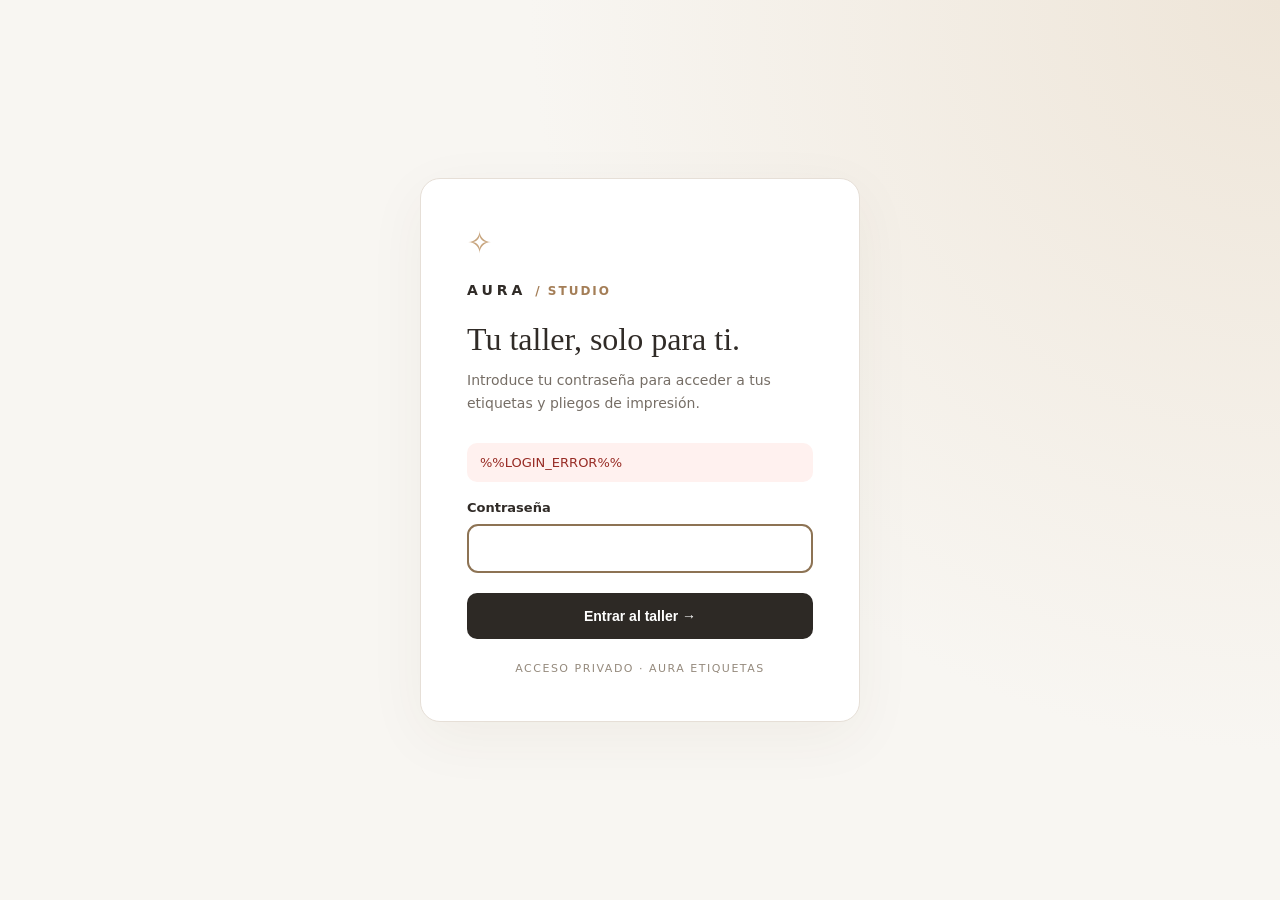
<file: static/login.html>
<!doctype html>
<html lang="es">
<head>
  <meta charset="utf-8" />
  <meta name="viewport" content="width=device-width, initial-scale=1" />
  <meta name="robots" content="noindex,nofollow,noarchive" />
  <meta name="theme-color" content="#f8f6f2" />
  <title>Acceso privado · AURA Etiquetas</title>
  <style>
  :root {color-scheme:light; font-family:system-ui,-apple-system,Segoe UI,sans-serif;color:#302b27;background:#f8f6f2}
  *{box-sizing:border-box} body{margin:0;min-height:100vh;display:grid;place-items:center;padding:24px;background:radial-gradient(circle at top right,#eee5d8,transparent 48%),#f8f6f2}
  main{width:min(100%,440px);background:white;border:1px solid #e6dfd7;border-radius:20px;padding:clamp(28px,5vw,46px);box-shadow:0 16px 60px #4f32170d}
  .brand{font-size:14px;letter-spacing:4px;font-weight:800}.brand span{color:#a47e57;font-size:12px;letter-spacing:2px}.symbol{font-size:30px;color:#c7a47d;margin-bottom:22px}
  h1{font-family:Georgia,serif;font-size:32px;font-weight:400;line-height:1.2;margin:22px 0 10px}p{line-height:1.65;color:#766e66;font-size:14px;margin:0 0 28px}
  label{display:block;font-size:13px;font-weight:700;margin-bottom:9px}input{width:100%;padding:14px 15px;border:1px solid #cfc7bc;border-radius:10px;font:inherit;font-size:16px;outline-color:#8d7354}
  button{width:100%;padding:15px 18px;border:0;border-radius:10px;background:#2d2925;color:white;margin-top:20px;font-weight:700;font-size:14px;cursor:pointer}button:hover{background:#4b4035}
  .error{background:#fff1ef;color:#972b24;padding:12px 13px;border-radius:10px;font-size:13px;margin-bottom:18px}
  footer{text-align:center;font-size:11px;color:#958a7d;margin-top:23px;letter-spacing:1.5px}
  </style>
</head>
<body>
  <main>
    <div class="symbol" aria-hidden="true">✧</div>
    <div class="brand">AURA <span>/ STUDIO</span></div>
    <h1>Tu taller, solo para ti.</h1>
    <p>Introduce tu contraseña para acceder a tus etiquetas y pliegos de impresión.</p>
    <div class="error" id="login-error" %%LOGIN_HIDDEN%%>%%LOGIN_ERROR%%</div>
    <form method="post" action="/login" autocomplete="on">
      <input type="hidden" name="csrf" value="%%LOGIN_CSRF%%" />
      <label for="password">Contraseña</label>
      <input type="password" id="password" name="password" autocomplete="current-password" required minlength="1" autofocus />
      <button type="submit">Entrar al taller →</button>
    </form>
    <footer>ACCESO PRIVADO · AURA ETIQUETAS</footer>
  </main>
</body>
</html>
</file>
